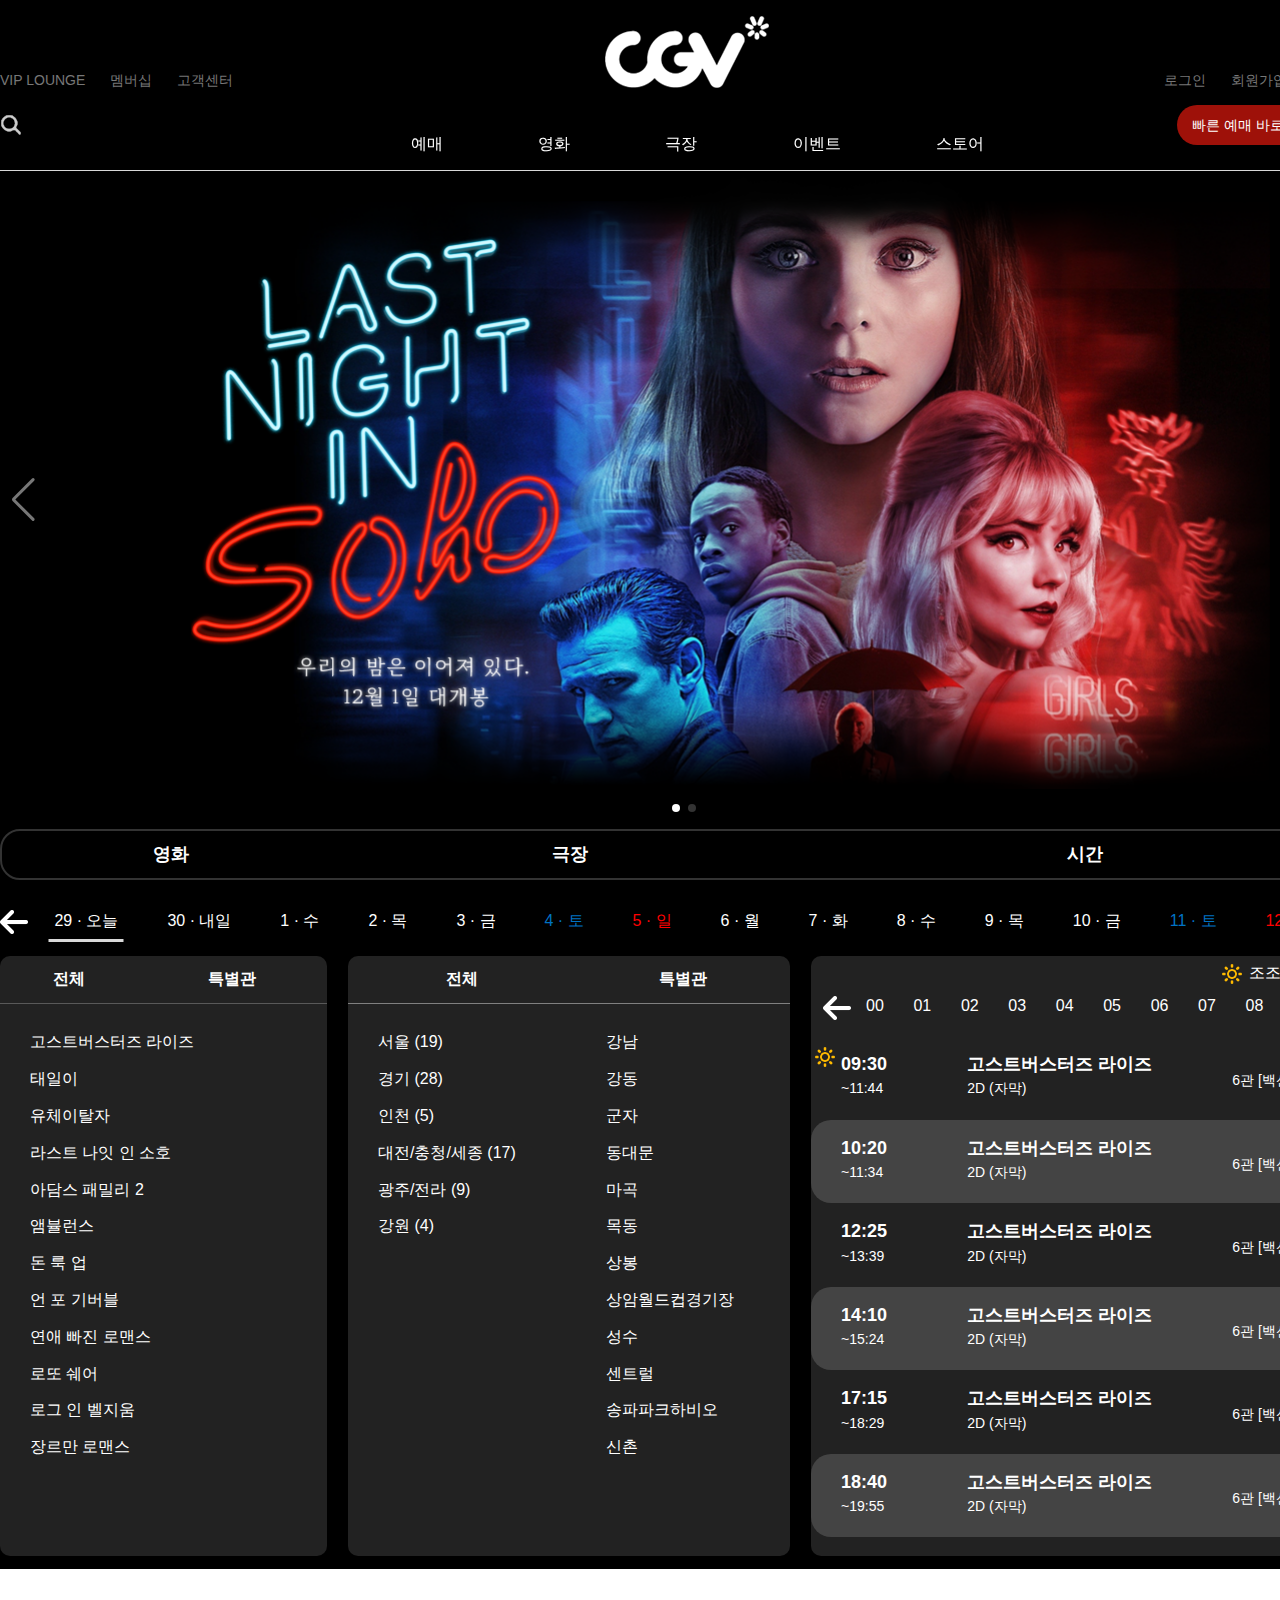
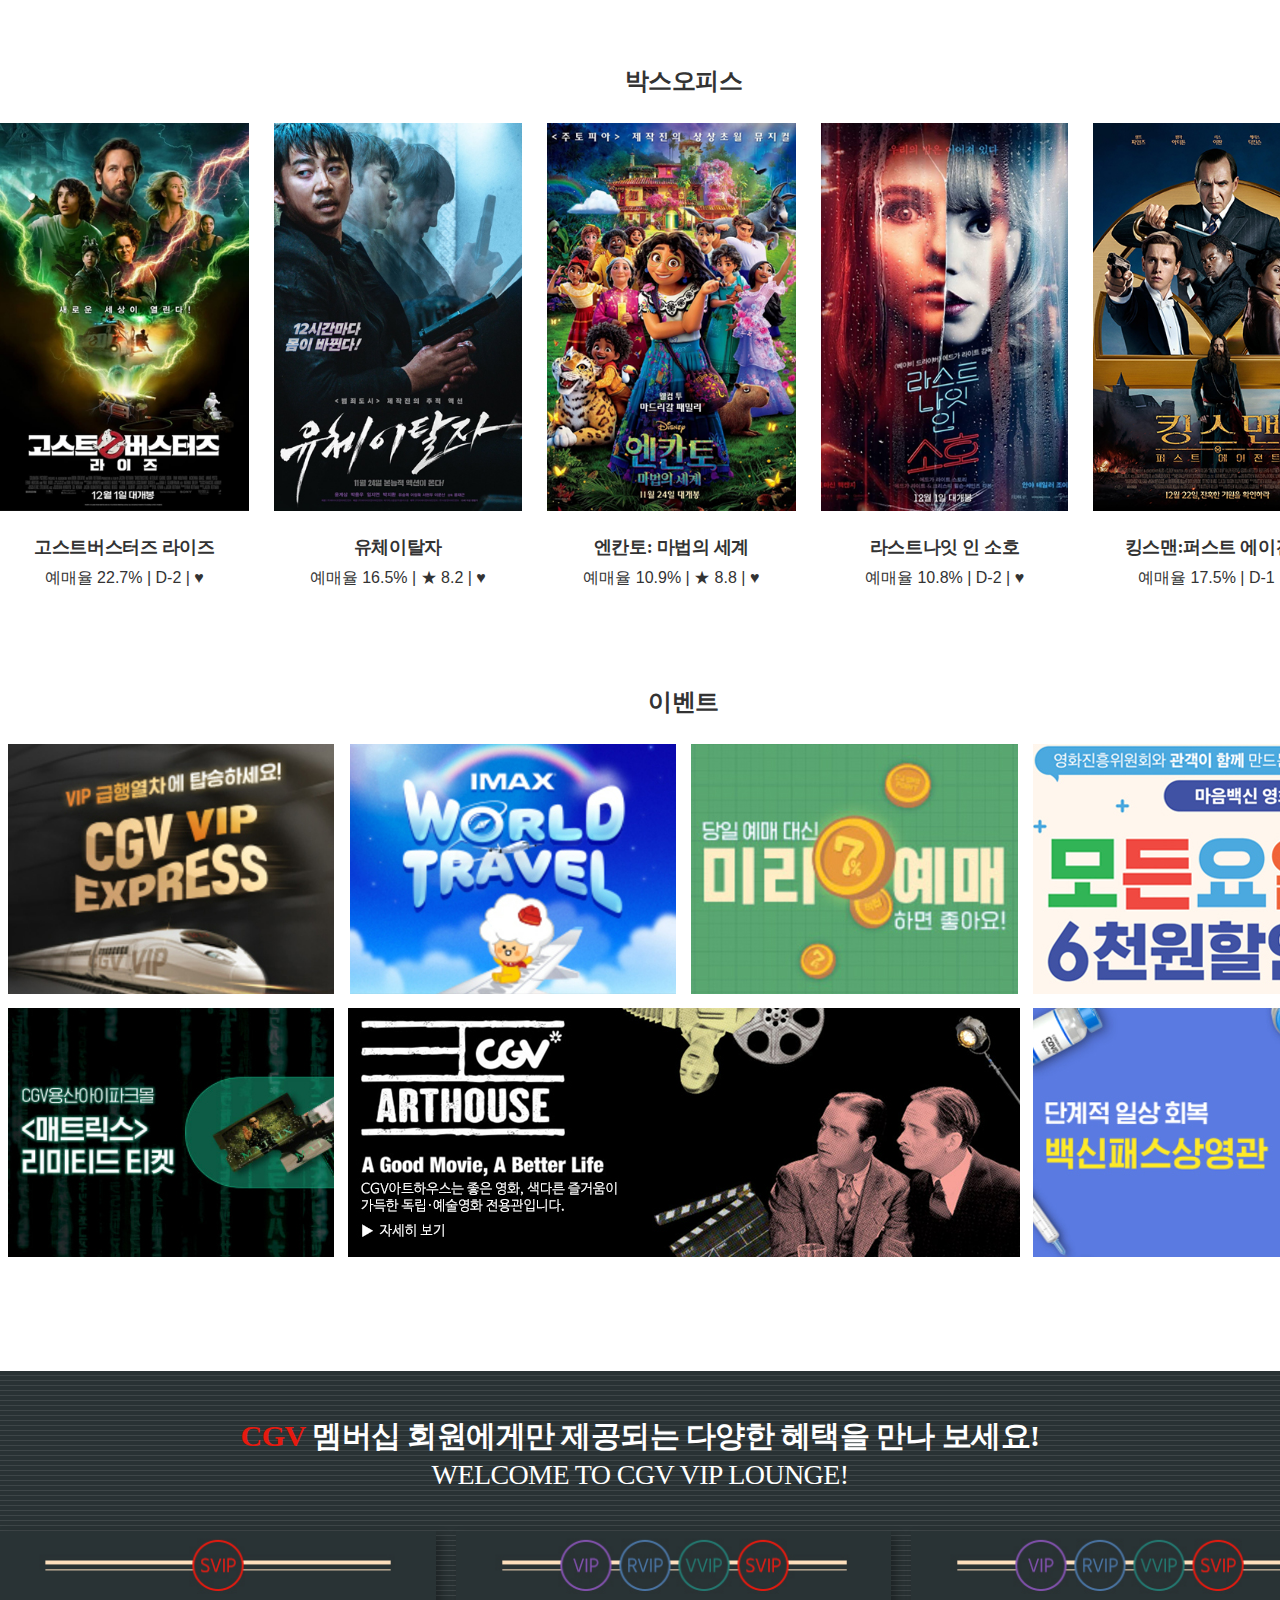
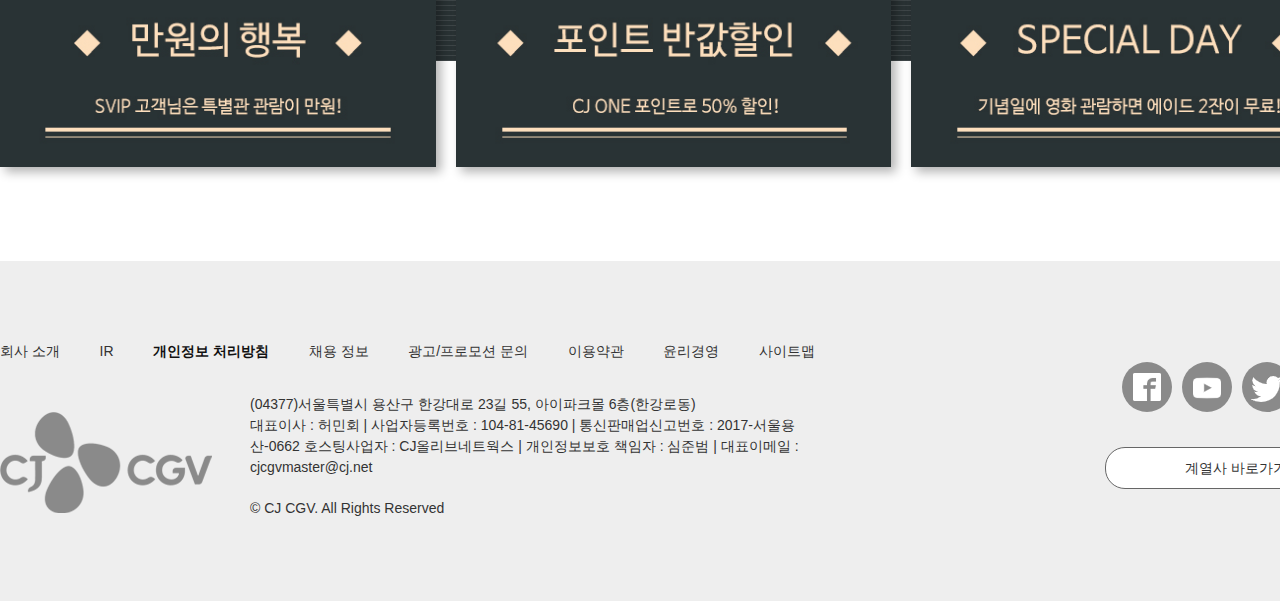
<file: index.html>
<!DOCTYPE html>
<html lang="ko">

<head>
    <meta charset="UTF-8">
    <meta http-equiv="X-UA-Compatible" content="IE=edge">
    <meta name="viewport" content="width=device-width, initial-scale=1.0">
    <title>CGV</title>
    <link rel="stylesheet" href="css/swiper.css" type="text/css">
    <link rel="stylesheet" href="css/all.css" type="text/css">
    <link rel="stylesheet" href="css/common.css" type="text/css">
    <link rel="stylesheet" href="css/main.css" type="text/css">
    <script src="https://ajax.googleapis.com/ajax/libs/jquery/3.6.0/jquery.min.js"></script>
    <script src="js/swiper.min.js"></script>
    <script src="js/default.js"></script>
    <script>
        $(function () {
            var swiper = new Swiper('.swiper-container', {
                navigation: {
                    nextEl: '.swiper-button-next',
                    prevEl: '.swiper-button-prev',
                },
                pagination: {
                    el: '.swiper-pagination',
                },
                slidesPerView: 1,
                spaceBetween: 15,
                loop: true,
                autoplay: {
                    delay: 5000,
                    disableOnInteraction: false,
                },
            });
        })
    </script>
</head>

<body>
    <div class="wrap">
        <header id="header" class="header">
            <div class="in">
                <h1 class="main_logo">
                    <a href="index.html">
                        <img src="images/logo_main.png" alt="CGV">
                    </a>
                </h1>
                <h2 class="hide">메인 네비게이션</h2>
                <nav class="nav">
                    <ul class="gnb">
                        <li>
                            <a href="#">
                                예매
                            </a>
                            <ul class="lnb">
                                <li><a href="#">빠른 예매</a></li>
                                <li><a href="sub.html">상영 시간표</a></li>
                            </ul>
                        </li>
                        <li>
                            <a href="#">
                                영화
                            </a>
                        </li>
                        <li>
                            <a href="#">
                                극장
                            </a>
                        </li>
                        <li>
                            <a href="#">
                                이벤트
                            </a>
                        </li>
                        <li>
                            <a href="#">
                                스토어
                            </a>
                        </li>
                    </ul>
                </nav>
                <div class="cl top_menu">
                    <ul class="cl left_top_list">
                        <li>
                            <a href="#">
                                VIP LOUNGE
                            </a>
                        </li>
                        <li>
                            <a href="#">
                                멤버십
                            </a>
                        </li>
                        <li>
                            <a href="#">
                                고객센터
                            </a>
                        </li>
                    </ul>
                    <ul class="cl right_top_list">
                        <li>
                            <a href="#" class="login_btn">
                                로그인
                            </a>
                        </li>
                        <li>
                            <a href="#">
                                회원가입
                            </a>
                        </li>
                        <li>
                            <a href="#">
                                MY CGV
                            </a>
                        </li>
                    </ul>
                    <div class="cl top_icon">
                        <div class="icon_search">
                            <a href="#">
                                <img src="images/top_search.png" alt="검색">
                            </a>
                        </div>
                        <div class="icon_menu">
                            <a href="#">
                                <img src="images/top_menu.png" alt="전체 메뉴">
                            </a>
                        </div>
                    </div>
                </div>
                <div class="reser_btn">
                    <a href="#">빠른 예매 바로가기</a>
                </div>
            </div>
            <div class="lnb_bg"></div>
        </header>
        <div id="visual">
            <div class="in">
                <div class="slider">
                    <div class="swiper-container">
                        <ul class="swiper-wrapper">
                            <li class="swiper-slide vis1"></li>
                            <li class="swiper-slide vis2"></li>
                        </ul>
                        <div class="swiper-pagination"></div>
                        <div class="next swiper-button-next"></div>
                        <div class="prev swiper-button-prev"></div>
                    </div>
                </div>
            </div>
        </div>
        <div id="fast_reser">
            <div class="in">
                <h2 class="reser_tit hide">
                    영화 예매하기
                </h2>
                <ul class="reser_top">
                    <li><a href="#">영화</a></li>
                    <li><a href="#">극장</a></li>
                    <li><a href="#">시간</a></li>
                </ul>
                <ul class="reser_date">
                    <li><a href="#" class="on">29 · 오늘</a></li>
                    <li><a href="#">30 · 내일</a></li>
                    <li><a href="#">1 · 수</a></li>
                    <li><a href="#">2 · 목</a></li>
                    <li><a href="#">3 · 금</a></li>
                    <li><a href="#">
                            <span class="saturday">4 · 토</span>
                        </a></li>
                    <li><a href="#">
                            <span class="sunday">5 · 일</span>
                        </a></li>
                    <li><a href="#">6 · 월</a></li>
                    <li><a href="#">7 · 화</a></li>
                    <li><a href="#">8 · 수</a></li>
                    <li><a href="#">9 · 목</a></li>
                    <li><a href="#">10 · 금</a></li>
                    <li><a href="#">
                            <span class="saturday">11 · 토</span>
                        </a></li>
                    <li><a href="#">
                            <span class="sunday">12 · 일</span>
                        </a></li>
                </ul>
                <div class="date_arrow">
                    <div class="prev_arrow">
                        <img src="images/arrow_prev.png" alt="이전 날짜로 가기">
                    </div>
                    <div class="next_arrow">
                        <img src="images/arrow_next.png" alt="다음 날짜로 가기">
                    </div>
                </div>
                <div class="table_area">
                    <table class="movie">
                        <caption class="hide">영화 선택하기</caption>
                        <thead>
                            <tr>
                                <th>전체</th>
                                <th>특별관</th>
                            </tr>
                        </thead>
                        <tfoot>
                            <tr>
                                <td colspan="2">
                                    <ul class="movie_list">
                                        <li><a href="#">고스트버스터즈 라이즈</a></li>
                                        <li><a href="#">태일이</a></li>
                                        <li><a href="#">유체이탈자</a></li>
                                        <li><a href="#">라스트 나잇 인 소호</a></li>
                                        <li><a href="#">아담스 패밀리 2</a></li>
                                        <li><a href="#">앰뷸런스</a></li>
                                        <li><a href="#">돈 룩 업</a></li>
                                        <li><a href="#">언 포 기버블</a></li>
                                        <li><a href="#">연애 빠진 로맨스</a></li>
                                        <li><a href="#">로또 쉐어</a></li>
                                        <li><a href="#">로그 인 벨지움</a></li>
                                        <li><a href="#">장르만 로맨스</a></li>
                                    </ul>
                                </td>
                            </tr>
                        </tfoot>
                    </table>
                    <table class="theater">
                        <caption class="hide">극장 선택하기</caption>
                        <thead>
                            <tr>
                                <th>전체</th>
                                <th>특별관</th>
                            </tr>
                        </thead>
                        <tfoot>
                            <tr>
                                <td>
                                    <ul class="city_list">
                                        <li><a href="#">서울 (19)</a></li>
                                        <li><a href="#">경기 (28)</a></li>
                                        <li><a href="#">인천 (5)</a></li>
                                        <li><a href="#">대전/충청/세종 (17)</a></li>
                                        <li><a href="#">광주/전라 (9)</a></li>
                                        <li><a href="#">강원 (4)</a></li>
                                    </ul>
                                </td>
                                <td>
                                    <ul class="district_list">
                                        <li><a href="#">강남</a></li>
                                        <li><a href="#">강동</a></li>
                                        <li><a href="#">군자</a></li>
                                        <li><a href="#">동대문</a></li>
                                        <li><a href="#">마곡</a></li>
                                        <li><a href="#">목동</a></li>
                                        <li><a href="#">상봉</a></li>
                                        <li><a href="#">상암월드컵경기장</a></li>
                                        <li><a href="#">성수</a></li>
                                        <li><a href="#">센트럴</a></li>
                                        <li><a href="#">송파파크하비오</a></li>
                                        <li><a href="#">신촌</a></li>
                                    </ul>
                                </td>
                            </tr>
                        </tfoot>
                    </table>
                    <table class="time">
                        <caption class="hide">시간 선택하기</caption>
                        <tr>
                            <td><img src="images/time_sun.png" alt="조조">조조</td>
                            <td><img src="images/time_moon.png" alt="심야">심야</td>
                        </tr>
                        <tr>
                            <td colspan="2">
                                <div class="time_arrow">
                                    <div class="prev_arrow">
                                        <img src="images/arrow_prev.png" alt="이전 시간 확인하기">
                                    </div>
                                    <div class="next_arrow">
                                        <img src="images/arrow_next.png" alt="다음 시간 확인하기">
                                    </div>
                                </div>
                                <ul class="time_list">
                                    <li><a href="#">00</a></li>
                                    <li><a href="#">01</a></li>
                                    <li><a href="#">02</a></li>
                                    <li><a href="#">03</a></li>
                                    <li><a href="#">04</a></li>
                                    <li><a href="#">05</a></li>
                                    <li><a href="#">06</a></li>
                                    <li><a href="#">07</a></li>
                                    <li><a href="#">08</a></li>
                                    <li><a href="#">09</a></li>
                                </ul>
                            </td>
                        </tr>
                        <tr>
                            <td colspan="2">
                                <span class="day"><img src="images/time_sun.png" alt="조조"></span>
                                <div class="select_list">
                                    <ul class="select">
                                        <li>
                                            <a href="#">
                                                09:30 <br>
                                                <span class="s">~11:44</span>
                                            </a>
                                        </li>
                                        <li>
                                            <a href="#">
                                                고스트버스터즈 라이즈 <br>
                                                <span class="s">2D (자막)</span>
                                            </a>
                                        </li>
                                        <li>
                                            <a href="#">
                                                강남 <br>
                                                6관 [백신패스관] <br>
                                                100/103
                                            </a>
                                        </li>
                                    </ul>
                                    <ul class="select">
                                        <li>
                                            <a href="#">
                                                10:20 <br>
                                                <span class="s">~11:34</span>
                                            </a>
                                        </li>
                                        <li>
                                            <a href="#">
                                                고스트버스터즈 라이즈 <br>
                                                <span class="s">2D (자막)</span>
                                            </a>
                                        </li>
                                        <li>
                                            <a href="#">
                                                강남 <br>
                                                6관 [백신패스관] <br>
                                                80/103
                                            </a>
                                        </li>
                                    </ul>
                                    <ul class="select">
                                        <li>
                                            <a href="#">
                                                12:25 <br>
                                                <span class="s">~13:39</span>
                                            </a>
                                        </li>
                                        <li>
                                            <a href="#">
                                                고스트버스터즈 라이즈 <br>
                                                <span class="s">2D (자막)</span>
                                            </a>
                                        </li>
                                        <li>
                                            <a href="#">
                                                강남 <br>
                                                6관 [백신패스관] <br>
                                                73/103
                                            </a>
                                        </li>
                                    </ul>
                                    <ul class="select">
                                        <li>
                                            <a href="#">
                                                14:10 <br>
                                                <span class="s">~15:24</span>
                                            </a>
                                        </li>
                                        <li>
                                            <a href="#">
                                                고스트버스터즈 라이즈 <br>
                                                <span class="s">2D (자막)</span>
                                            </a>
                                        </li>
                                        <li>
                                            <a href="#">
                                                강남 <br>
                                                6관 [백신패스관] <br>
                                                54/103
                                            </a>
                                        </li>
                                    </ul>
                                    <ul class="select">
                                        <li>
                                            <a href="#">
                                                17:15 <br>
                                                <span class="s">~18:29</span>
                                            </a>
                                        </li>
                                        <li>
                                            <a href="#">
                                                고스트버스터즈 라이즈 <br>
                                                <span class="s">2D (자막)</span>
                                            </a>
                                        </li>
                                        <li>
                                            <a href="#">
                                                강남 <br>
                                                6관 [백신패스관] <br>
                                                60/103
                                            </a>
                                        </li>
                                    </ul>
                                    <ul class="select">
                                        <li>
                                            <a href="#">
                                                18:40 <br>
                                                <span class="s">~19:55</span>
                                            </a>
                                        </li>
                                        <li>
                                            <a href="#">
                                                고스트버스터즈 라이즈 <br>
                                                <span class="s">2D (자막)</span>
                                            </a>
                                        </li>
                                        <li>
                                            <a href="#">
                                                강남 <br>
                                                6관 [백신패스관] <br>
                                                71/103
                                            </a>
                                        </li>
                                    </ul>
                                </div>
                            </td>
                        </tr>
                    </table>
                </div>
            </div>
        </div>
        <main id="main">
            <section class="section movies">
                <div class="in">
                    <h2 class="movie_tit">
                        박스오피스
                    </h2>
                    <ul class="movie_list">
                        <li>
                            <div class="pic">
                                <img src="images/poster_1.jpg" alt="고스트버스터즈 라이즈">
                            </div>
                            <div class="mask">
                                <div class="txt">
                                    할아버지의 갑작스런 죽음으로 이사하게 된 ‘트레버’, ‘피비’ 남매는 남겨진 집에서 의문의 현상과 수상한 물건들과 마주한다. 집뿐 아니라 마을 전체가
                                    설명할 수 없는 미스터리한 현상이 연이어 발생하는 가운데, 교사로 위장 취업한 지질학자 '그루버슨'과 이들은 세상의 종말과 관련된 비밀을 쫓기
                                    시작하는데…
                                </div>
                            </div>
                            <div class="info">
                                <h3 class="title">
                                    <a href="#">
                                        고스트버스터즈 라이즈
                                    </a>
                                </h3>
                                <p>예매율 22.7% | D-2 |
                                    <a class="heart" href="#">♥</a>
                                </p>
                            </div>
                        </li>
                        <li>
                            <div class="pic">
                                <img src="images/poster_2.jpg" alt="유체이탈자">
                            </div>
                            <div class="mask">
                                <div class="txt">
                                    교통사고 현장에서 눈을 뜬 한 남자. 거울에 비친 낯선 얼굴과 이름, 자신이 누구인지 기억이 나지 않는다.
                                    그는 12시간마다 몸이 바뀐다는 것을 깨닫게 되고, 자신을 둘러싼 사람들 사이의 연결고리를 찾기 시작한다. 그가 12시간마다 몸이 바뀌었던 사람들,
                                    가는 곳마다 나타난 의문의 여자까지, 그리고 이들이 쫓고 있는 국가정보요원 ‘강이안’. “이제 알게 됐어. 내가 뭘 해야 되는지...”
                                </div>
                            </div>
                            <div class="info">
                                <h3 class="title">
                                    <a href="#">
                                        유체이탈자
                                    </a>
                                </h3>
                                <p>예매율 16.5% | ★ 8.2 |
                                    <a class="heart" href="#">♥</a>
                                </p>
                            </div>
                        </li>
                        <li>
                            <div class="pic">
                                <img src="images/poster_3.jpg" alt="엔칸토: 마법의 세계">
                            </div>
                            <div class="mask">
                                <div class="txt">
                                    콜롬비아의 깊은 산 속, 놀라운 마법과 활기찬 매력이 넘치는 세계 ‘엔칸토’.
                                    ‘엔칸토’의 마법 덕분에 초인적 힘, 치유하는 힘 등 저마다 특별한 능력을 가지고 태어난 마드리갈 패밀리. 하지만 ‘미라벨’은 가족 중 유일하게 아무런
                                    능력이 없다. 어느 날,
                                    ‘엔칸토’를 둘러싼 마법의 힘이 위험에 처하자 ‘미라벨’은 유일하게 평범한 자신이 특별한 이 가족의 마지막 희망일지 모른다고 생각하는데..
                                </div>
                            </div>
                            <div class="info">
                                <h3 class="title">
                                    <a href="#">
                                        엔칸토: 마법의 세계
                                    </a>
                                </h3>
                                <p>예매율 10.9% | ★ 8.8 |
                                    <a class="heart" href="#">♥</a>
                                </p>
                            </div>
                        </li>
                        <li>
                            <div class="pic">
                                <img src="images/poster_4.jpg" alt="라스트 나잇 인 소호">
                            </div>
                            <div class="mask">
                                <div class="txt">
                                    패션 디자이너의 꿈을 안고 런던 소호로 온 ‘엘리’는 매일 밤 꿈에서 1960년대 소호의 매혹적인 가수 ‘샌디’를 만나게 되고, 그녀에게 매료된다.
                                    ‘엘리’는 ‘샌디’에게 화려한 삶이 펼쳐질 것이라 생각했지만 꿈은 점점 악몽이 되어가고 ‘샌디’는 누군가에게 살해당하고 만다. 유일한 목격자가 된
                                    ‘엘리’다. ‘샌디’를 죽인 범인은 ‘엘리’의 시간 속에 살고 있다.
                                </div>
                            </div>
                            <div class="info">
                                <h3 class="title">
                                    <a href="#">
                                        라스트나잇 인 소호
                                    </a>
                                </h3>
                                <p>예매율 10.8% | D-2 |
                                    <a class="heart" href="#">♥</a>
                                </p>
                            </div>
                        </li>
                        <li>
                            <div class="pic">
                                <img src="images/poster_5.jpg" alt="킹스맨:퍼스트 에이전트">
                            </div>
                            <div class="mask">
                                <div class="txt">
                                    역사상 최악의 폭군들과 범죄자들이 모여 수백만 명의 생명을 위협할 전쟁을 모의하는 광기의 시대. 이들을 막으려는 한 사람과 그가 비밀리에 운영 중인
                                    독립 정보기관, ‘킹스맨’의 최초 미션이 시작된다! 베일에 감춰졌던 킹스맨의 탄생을 목격하라!
                                </div>
                            </div>
                            <div class="info">
                                <h3 class="title">
                                    <a href="#">
                                        킹스맨:퍼스트 에이전트
                                    </a>
                                </h3>
                                <p>예매율 17.5% | D-1 |
                                    <a class="heart" href="#">♥</a>
                                </p>
                            </div>
                        </li>
                    </ul>
                </div>
            </section>
            <section class="section event">
                <div class="in">
                    <h2 class="movie_tit">
                        이벤트
                    </h2>
                    <ul class="event_list">
                        <li>
                            <a href="#">
                                <img src="images/event_1.jpg" alt="CGV VIP EXPRESS">
                            </a>
                        </li>
                        <li>
                            <a href="#">
                                <img src="images/event_2.jpg" alt="IMAX WORLD TRAVEL">
                            </a>
                        </li>
                        <li>
                            <a href="#">
                                <img src="images/event_3.jpg" alt="당일 예매 대신 미리 예매하면 좋아요!">
                            </a>
                        </li>
                        <li>
                            <a href="#">
                                <img src="images/event_4.jpg" alt="모든 요일 6천원 할인!">
                            </a>
                        </li>
                        <li>
                            <a href="#">
                                <img src="images/event_5.jpg" alt="CGV 용산 아이파크몰 매트릭스 리미티드 티켓">
                            </a>
                        </li>
                        <li>
                            <a href="#">
                                <img src="images/event_6.jpg" alt="CGV ART HOUSE, A GOOD MOVIE">
                            </a>
                        </li>
                        <li>
                            <a href="#">
                                <img src="images/event_7.jpg" alt="단계적 일상 회복, 백신패스상영관">
                            </a>
                        </li>
                    </ul>
                </div>
            </section>
            <section class="section member">
                <h2 class="movie_tit">
                    <span class="red">CGV</span>
                    멤버십 회원에게만 제공되는 다양한 혜택을 만나 보세요! <br>
                    <span class="light">WELCOME TO CGV VIP LOUNGE!</span>
                </h2>
                <div class="in">
                    <ul class="member_list">
                        <li>
                            <a href="#">
                                <img src="images/member_1.jpg" alt="만원의 행복! SVIP 고객님은 특별관 관람이 만원!">
                            </a>
                        </li>
                        <li>
                            <a href="#">
                                <img src="images/member_2.jpg" alt="포인트 반값 할인! CJ ONE 포인트로 50% 할인!">
                            </a>
                        </li>
                        <li>
                            <a href="#">
                                <img src="images/member_3.jpg" alt="스페셜 데이! 기념일에 영화 관람하면 에이드 2잔이 무료!">
                            </a>
                        </li>
                    </ul>
                </div>
            </section>
        </main>
        <footer id="footer">
            <div class="in">
                <div class="footer_top">
                    <ul class="top_list">
                        <li><a href="#">회사 소개</a></li>
                        <li><a href="#">IR</a></li>
                        <li><a href="#"><span class="impor">개인정보 처리방침</span></a></li>
                        <li><a href="#">채용 정보</a></li>
                        <li><a href="#">광고/프로모션 문의</a></li>
                        <li><a href="#">이용약관</a></li>
                        <li><a href="#">윤리경영</a></li>
                        <li><a href="#">사이트맵</a></li>
                    </ul>
                </div>
                <div class="cl footer_right">
                    <ul class="social_list">
                        <li>
                            <a href="#">
                                <img src="images/social_facebook.png" alt="facebook">
                            </a>
                        </li>
                        <li>
                            <a href="#">
                                <img src="images/social_youtube.png" alt="youtube">
                            </a>
                        </li>
                        <li>
                            <a href="#">
                                <img src="images/social_twitter.png" alt="twitter">
                            </a>
                        </li>
                        <li>
                            <a href="#">
                                <img src="images/social_instagram.png" alt="instagram">
                            </a>
                        </li>
                    </ul>
                    <div class="partner_site">
                        <div class="partner_menu">
                            <ul class="partner_list">
                                <li>CJ그룹</li>
                                <li><a href="#">CJ주식회사</a></li>
                            </ul>
                            <ul class="partner_list">
                                <li>식품 & 식품서비스</li>
                                <li><a href="#">CJ제일제당</a></li>
                                <li><a href="#">CJ푸드빌</a></li>
                                <li><a href="#">CJ프레시웨이</a></li>
                            </ul>
                            <ul class="partner_list">
                                <li>생명공학</li>
                                <li><a href="#">CJ제일제당 BIO사업부문</a></li>
                                <li><a href="#">CJ Feed&Card</a></li>
                            </ul>
                            <ul class="partner_list">
                                <li>물류 & 신유통</li>
                                <li><a href="#">CJ대한통운</a></li>
                                <li><a href="#">CJ대한통운 건설부문</a></li>
                                <li><a href="#">CJ올리브영</a></li>
                                <li><a href="#">CJ올리브네트웍스</a></li>
                                <li><a href="#">CJENM 커머스부문</a></li>
                            </ul>
                            <ul class="partner_list">
                                <li>엔터테인먼트 & 미디어</li>
                                <li><a href="#">CJENM 엔터테인먼트</a></li>
                                <li><a href="#">CJ CGV</a></li>
                            </ul>
                        </div>
                        <div class="partner_btn">
                            계열사 바로가기
                        </div>
                    </div>
                </div>
                <div class="footer_bottom">
                    <div class="footer_logo">
                        <img src="images/logo_footer.png" alt="CJ CGV">
                    </div>
                    <div class="footer_txt">
                        <p class="txt">(04377)서울특별시 용산구 한강대로 23길 55, 아이파크몰 6층(한강로동) <br>
                            대표이사 : 허민회 | 사업자등록번호 : 104-81-45690 | 통신판매업신고번호 : 2017-서울용산-0662
                            호스팅사업자 : CJ올리브네트웍스 | 개인정보보호 책임자 : 심준범 | 대표이메일 : cjcgvmaster@cj.net
                        </p>
                        <p class="copyright">&copy; CJ CGV. All Rights Reserved</p>
                    </div>
                </div>
            </div>
        </footer>
    </div>
    <div id="login_mask">
        <form>
            <div class="login_popup">
                <div class="login_tit">로그인</div>
                <div class="close_btn">
                    <img src="images/btn_close.png" alt="닫기 버튼">
                </div>
                <div class="form_area">
                    <ul>
                        <li>
                            <label for="user_id" class="hide">아이디를 입력하세요.</label>
                            <input type="text" id="user_id" class="text" placeholder="아이디">
                        </li>
                        <li>
                            <label for="user_pw" class="hide">패스워드를 입력하세요.</label>
                            <input type="password" id="user_pw" class="text" placeholder="비밀번호">
                        </li>
                    </ul>
                    <div class="info_save">
                        <label>
                            <input type="checkbox" class="check_box" name="chk">아이디 저장
                        </label>
                    </div>
                    <div class="ad">
                        <a href="#" class="ad_txt">휴대폰 간편 로그인</a>
                        <div class="ad_btn">광고</div>
                    </div>
                    <div class="send_btn_area">
                        <button type="submit" class="send_btn">로그인</button>
                    </div>
                    <div class="find_join">
                        <ul>
                            <li>
                                <a href="#">
                                    ID/PW 찾기
                                </a>
                            </li>
                            <li>
                                <a href="#">
                                    회원가입
                                </a>
                            </li>
                        </ul>
                    </div>
                </div>
                <!--form_area end-->
                <div class="ad_img">
                    <img src="images/login_ad.jpg" alt="다가오는 크리스마스는 좋아하는 영화와 함께!">
                </div>
            </div>
        </form>
    </div>
    <div class="top"><i class="fas fa-sort-up"></i></div>
</body>

</html>
</file>
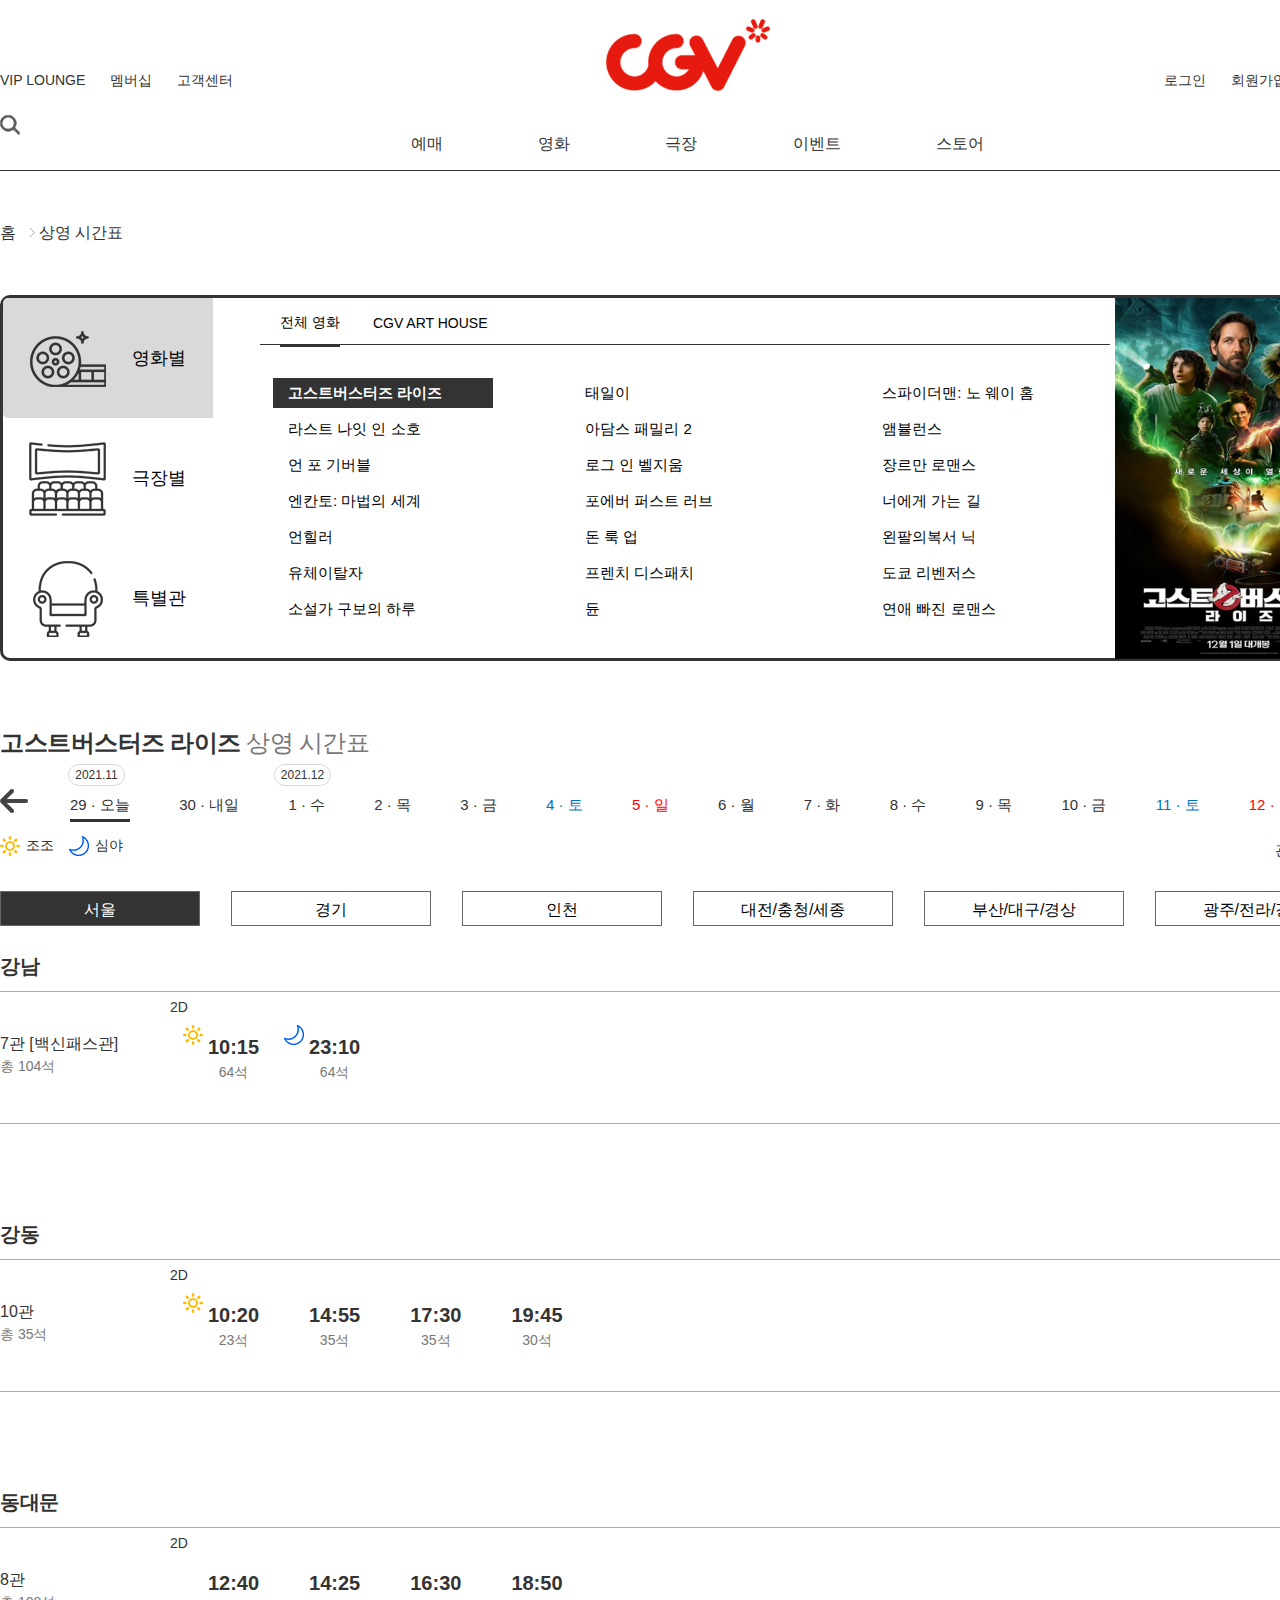
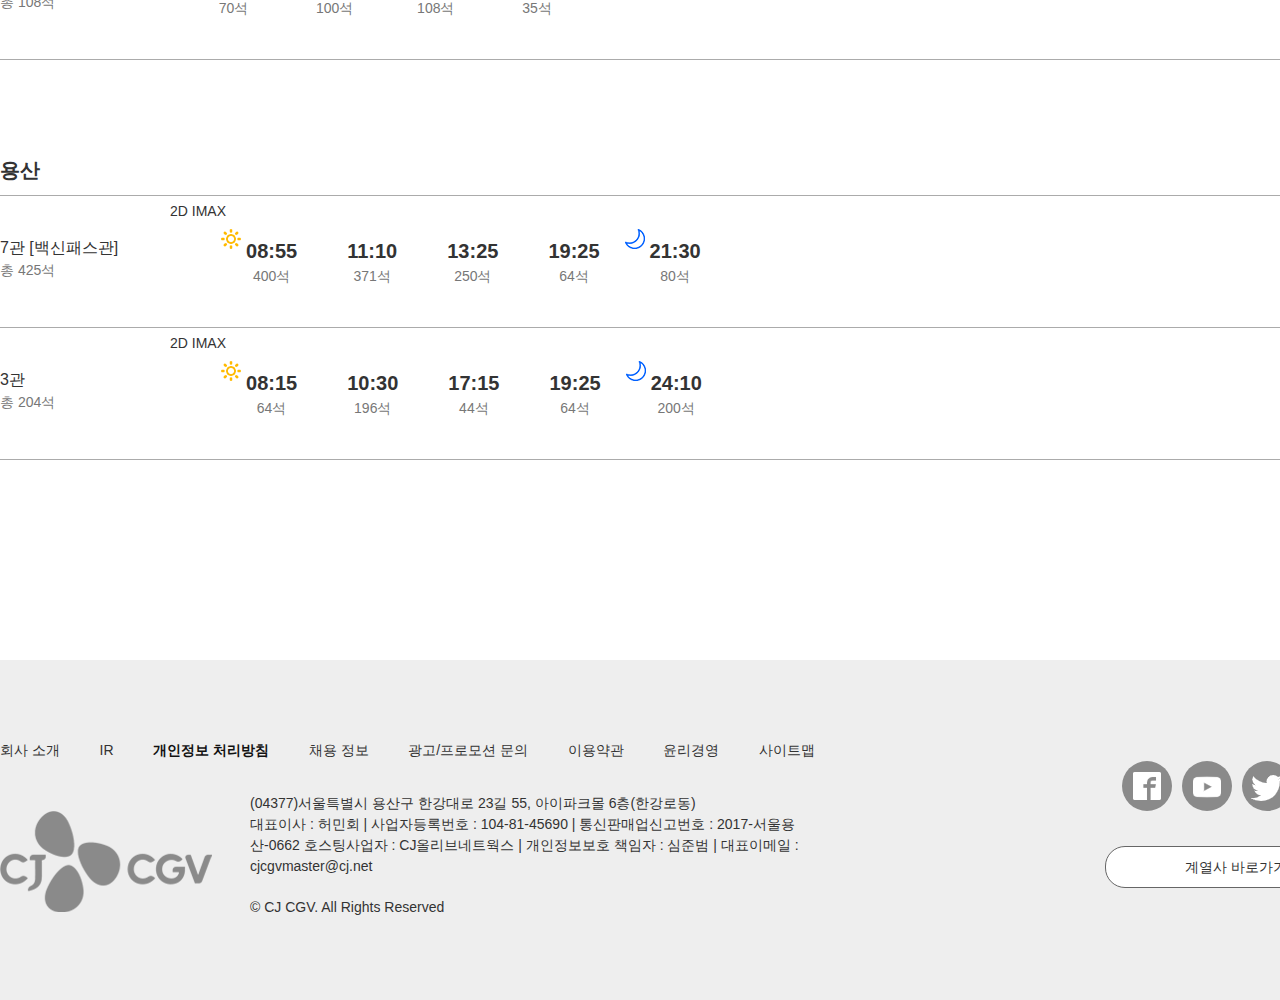
<file: sub.html>
<!DOCTYPE html>
<html lang="ko">

<head>
    <meta charset="UTF-8">
    <meta http-equiv="X-UA-Compatible" content="IE=edge">
    <meta name="viewport" content="width=device-width, initial-scale=1.0">
    <title>CGV_상영 시간표</title>
    <link rel="stylesheet" href="css/all.css" type="text/css">
    <link rel="stylesheet" href="css/common.css" type="text/css">
    <link rel="stylesheet" href="css/sub.css" type="text/css">
    <script src="https://ajax.googleapis.com/ajax/libs/jquery/3.6.0/jquery.min.js"></script>
    <script src="js/default.js"></script>
</head>

<body>
    <div class="wrap">
        <header id="header" class="header header_sub">
            <div class="in">
                <h1 class="main_logo">
                    <a href="index.html">
                        <img src="images/logo_sub.png" alt="CGV">
                    </a>
                </h1>
                <h2 class="hide">메인 네비게이션</h2>
                <nav class="nav">
                    <ul class="gnb">
                        <li>
                            <a href="#">
                                예매
                            </a>
                            <ul class="lnb lnb_sub">
                                <li><a href="#">빠른 예매</a></li>
                                <li><a href="#">상영 시간표</a></li>
                            </ul>
                        </li>
                        <li>
                            <a href="#">
                                영화
                            </a>
                        </li>
                        <li>
                            <a href="#">
                                극장
                            </a>
                        </li>
                        <li>
                            <a href="#">
                                이벤트
                            </a>
                        </li>
                        <li>
                            <a href="#">
                                스토어
                            </a>
                        </li>
                    </ul>
                </nav>
                <div class="cl top_menu top_menu_sub">
                    <ul class="cl left_top_list left_top_list_sub">
                        <li>
                            <a href="#">
                                VIP LOUNGE
                            </a>
                        </li>
                        <li>
                            <a href="#">
                                멤버십
                            </a>
                        </li>
                        <li>
                            <a href="#">
                                고객센터
                            </a>
                        </li>
                    </ul>
                    <ul class="cl right_top_list right_top_list_sub">
                        <li>
                            <a href="#" class="login_btn">
                                로그인
                            </a>
                        </li>
                        <li>
                            <a href="#">
                                회원가입
                            </a>
                        </li>
                        <li>
                            <a href="#">
                                MY CGV
                            </a>
                        </li>
                    </ul>
                    <div class="cl top_icon">
                        <div class="icon_search">
                            <a href="#">
                                <img src="images/top_search_g.png" alt="검색">
                            </a>
                        </div>
                        <div class="icon_menu">
                            <a href="#">
                                <img src="images/top_menu_g.png" alt="전체 메뉴">
                            </a>
                        </div>
                    </div>
                </div>
            </div>
            <div class="lnb_bg lnb_bg_sub"></div>
        </header>
        <main id="main">
            <div class="in">
                <div class="location">
                    <ul>
                        <li>
                            <a href="index.html">홈</a>
                        </li>
                        <li>
                            <a href="sub.html">상영 시간표</a>
                        </li>
                    </ul>
                </div>
                <div class="time_table_page">
                    <div class="movie_choice_area">
                        <div class="tab_left_area">
                            <ul>
                                <li>
                                    <button type="button" class="btn on">
                                        <img src="images/choice-movie.png" alt="영화별">
                                        영화별
                                    </button>
                                </li>
                                <li>
                                    <button type="button" class="btn">
                                        <img src="images/choice-theater.png" alt="극장별">
                                        극장별
                                    </button>
                                </li>
                                <li>
                                    <button type="button" class="btn">
                                        <img src="images/choice-special.png" alt="특별관">
                                        특별관
                                    </button>
                                </li>
                            </ul>
                        </div>
                        <div class="tab_list_area">
                            <div class="tab_list">
                                <ul>
                                    <li>
                                        <button type="button" class="btn on">
                                            전체 영화
                                        </button>
                                    </li>
                                    <li>
                                        <button type="button" class="btn">
                                            CGV ART HOUSE
                                        </button>
                                    </li>
                                </ul>
                            </div>
                            <div class="list_section">
                                <ul class="list">
                                    <li>
                                        <button type="button" class="btn on">
                                            고스트버스터즈 라이즈
                                        </button>
                                    </li>
                                    <li>
                                        <button type="button" class="btn">
                                            태일이
                                        </button>
                                    </li>
                                    <li>
                                        <button type="button" class="btn">
                                            스파이더맨: 노 웨이 홈
                                        </button>
                                    </li>
                                    <li>
                                        <button type="button" class="btn">
                                            라스트 나잇 인 소호
                                        </button>
                                    </li>
                                    <li>
                                        <button type="button" class="btn">
                                            아담스 패밀리 2
                                        </button>
                                    </li>
                                    <li>
                                        <button type="button" class="btn">
                                            앰뷸런스
                                        </button>
                                    </li>
                                    <li>
                                        <button type="button" class="btn">
                                            언 포 기버블
                                        </button>
                                    </li>
                                    <li>
                                        <button type="button" class="btn">
                                            로그 인 벨지움
                                        </button>
                                    </li>
                                    <li>
                                        <button type="button" class="btn">
                                            장르만 로맨스
                                        </button>
                                    </li>
                                    <li>
                                        <button type="button" class="btn">
                                            엔칸토: 마법의 세계
                                        </button>
                                    </li>
                                    <li>
                                        <button type="button" class="btn">
                                            포에버 퍼스트 러브
                                        </button>
                                    </li>
                                    <li>
                                        <button type="button" class="btn">
                                            너에게 가는 길
                                        </button>
                                    </li>
                                    <li>
                                        <button type="button" class="btn">
                                            언힐러
                                        </button>
                                    </li>
                                    <li>
                                        <button type="button" class="btn">
                                            돈 룩 업
                                        </button>
                                    </li>
                                    <li>
                                        <button type="button" class="btn">
                                            왼팔의복서 닉
                                        </button>
                                    </li>
                                    <li>
                                        <button type="button" class="btn">
                                            유체이탈자
                                        </button>
                                    </li>
                                    <li>
                                        <button type="button" class="btn">
                                            프렌치 디스패치
                                        </button>
                                    </li>
                                    <li>
                                        <button type="button" class="btn">
                                            도쿄 리벤저스
                                        </button>
                                    </li>
                                    <li>
                                        <button type="button" class="btn">
                                            소설가 구보의 하루
                                        </button>
                                    </li>
                                    <li>
                                        <button type="button" class="btn">
                                            듄
                                        </button>
                                    </li>
                                    <li>
                                        <button type="button" class="btn">
                                            연애 빠진 로맨스
                                        </button>
                                    </li>
                                    <li>
                                        <button type="button" class="btn">
                                            티탄
                                        </button>
                                    </li>
                                    <li>
                                        <button type="button" class="btn">
                                            이터널스
                                        </button>
                                    </li>
                                    <li>
                                        <button type="button" class="btn">
                                            해피 아워
                                        </button>
                                    </li>
                                    <li>
                                        <button type="button" class="btn">
                                            킹메이커
                                        </button>
                                    </li>
                                    <li>
                                        <button type="button" class="btn">
                                            레토
                                        </button>
                                    </li>
                                    <li>
                                        <button type="button" class="btn">
                                            베네데타
                                        </button>
                                    </li>
                                    <li>
                                        <button type="button" class="btn">
                                            마이 뉴욕 다이어리
                                        </button>
                                    </li>
                                    <li>
                                        <button type="button" class="btn">
                                            스파이 캣
                                        </button>
                                    </li>
                                    <li>
                                        <button type="button" class="btn">
                                            퍼스트 카우
                                        </button>
                                    </li>
                                    <li>
                                        <button type="button" class="btn">
                                            어나더 라운드
                                        </button>
                                    </li>
                                    <li>
                                        <button type="button" class="btn">
                                            뷰티풀 보이
                                        </button>
                                    </li>
                                    <li>
                                        <button type="button" class="btn">
                                            킬링카인드:킬러의 수제자
                                        </button>
                                    </li>
                                </ul>
                            </div>
                        </div>
                        <div class="poster_section">
                            <div class="pic">
                                <img src="images/poster_1.jpg" alt="고스트버스터즈 라이즈">
                            </div>
                        </div>
                    </div>
                    <div class="tit">
                        <h2>고스트버스터즈 라이즈 <span class="tit_gray">상영 시간표</span></h2>
                    </div>
                    <div class="year_area">
                        <div class="year">2021.11</div>
                        <div class="year">2021.12</div>
                    </div>
                    <div class="time_schedule">
                        <ul>
                            <li><a href="#" class="on">29 · 오늘</a></li>
                            <li><a href="#">30 · 내일</a></li>
                            <li><a href="#">1 · 수</a></li>
                            <li><a href="#">2 · 목</a></li>
                            <li><a href="#">3 · 금</a></li>
                            <li><a href="#">
                                    <span class="saturday">4 · 토</span>
                                </a></li>
                            <li><a href="#">
                                    <span class="sunday">5 · 일</span>
                                </a></li>
                            <li><a href="#">6 · 월</a></li>
                            <li><a href="#">7 · 화</a></li>
                            <li><a href="#">8 · 수</a></li>
                            <li><a href="#">9 · 목</a></li>
                            <li><a href="#">10 · 금</a></li>
                            <li><a href="#">
                                    <span class="saturday">11 · 토</span>
                                </a></li>
                            <li><a href="#">
                                    <span class="sunday">12 · 일</span>
                                </a></li>
                        </ul>
                        <div class="date_arrow">
                            <div class="prev_arrow">
                                <img src="images/arrow_prev_g.png" alt="이전 날짜로 가기">
                            </div>
                            <div class="next_arrow">
                                <img src="images/arrow_next_g.png" alt="다음 날짜로 가기">
                            </div>
                        </div>
                    </div>
                    <div class="movie_option">
                        <ul>
                            <li>
                                <img src="images/time_sun.png" alt="조조">
                                조조
                            </li>
                            <li>
                                <img src="images/time_moon.png" alt="심야">
                                심야
                            </li>
                        </ul>
                    </div>
                    <div class="movie_age">
                        <a href="#">
                            관람 등급 안내
                        </a>
                    </div>
                </div>
                <!--time_table_page end-->
                <div class="theater_list_box">
                    <div class="tab_block">
                        <ul class="tab_block_list">
                            <li>
                                <button type="button" class="btn on">서울</button>
                            </li>
                            <li>
                                <button type="button" class="btn">경기</button>
                            </li>
                            <li>
                                <button type="button" class="btn">인천</button>
                            </li>
                            <li>
                                <button type="button" class="btn">대전/충청/세종</button>
                            </li>
                            <li>
                                <button type="button" class="btn">부산/대구/경상</button>
                            </li>
                            <li>
                                <button type="button" class="btn">광주/전라/강원</button>
                            </li>
                        </ul>
                    </div>
                    <div class="theater_list">
                        <div class="theater_area">
                            <h3>강남</h3>
                        </div>
                        <div class="theater_detail">
                            <div class="theater_type">
                                <p class="name">7관 [백신패스관]</p>
                                <p class="chair">총 104석</p>
                            </div>
                            <div class="theater_time">
                                <div class="theater_type_s">2D</div>
                                <div class="theater_time_box">
                                    <ul class="time_list">
                                        <li class="time_box">
                                            <img src="images/time_sun.png" alt="조조">
                                            <p class="time">10:15</p>
                                            <p class="chair">64석</p>
                                        </li>
                                        <li class="time_box">
                                            <img src="images/time_moon.png" alt="심야">
                                            <p class="time">23:10</p>
                                            <p class="chair">64석</p>
                                        </li>
                                    </ul>
                                </div>
                            </div>
                        </div>
                    </div>
                    <!--theater_list1 end-->
                    <div class="theater_list">
                        <div class="theater_area">
                            <h3>강동</h3>
                        </div>
                        <div class="theater_detail">
                            <div class="theater_type">
                                <p class="name">10관</p>
                                <p class="chair">총 35석</p>
                            </div>
                            <div class="theater_time">
                                <div class="theater_type_s">2D</div>
                                <div class="theater_time_box">
                                    <ul class="time_list">
                                        <li>
                                            <img src="images/time_sun.png" alt="조조">
                                            <p class="time">10:20</p>
                                            <p class="chair">23석</p>
                                        </li>
                                        <li>
                                            <p class="time">14:55</p>
                                            <p class="chair">35석</p>
                                        </li>
                                        <li>
                                            <p class="time">17:30</p>
                                            <p class="chair">35석</p>
                                        </li>
                                        <li>
                                            <p class="time">19:45</p>
                                            <p class="chair">30석</p>
                                        </li>
                                    </ul>
                                </div>
                            </div>
                        </div>
                    </div>
                    <!--theater_list2 end-->
                    <div class="theater_list">
                        <div class="theater_area">
                            <h3>동대문</h3>
                        </div>
                        <div class="theater_detail">
                            <div class="theater_type">
                                <p class="name">8관</p>
                                <p class="chair">총 108석</p>
                            </div>
                            <div class="theater_time">
                                <div class="theater_type_s">2D</div>
                                <div class="theater_time_box">
                                    <ul class="time_list">
                                        <li>
                                            <p class="time">12:40</p>
                                            <p class="chair">70석</p>
                                        </li>
                                        <li>
                                            <p class="time">14:25</p>
                                            <p class="chair">100석</p>
                                        </li>
                                        <li>
                                            <p class="time">16:30</p>
                                            <p class="chair">108석</p>
                                        </li>
                                        <li>
                                            <p class="time">18:50</p>
                                            <p class="chair">35석</p>
                                        </li>
                                    </ul>
                                </div>
                            </div>
                        </div>
                    </div>
                    <!--theater_list3 end-->
                    <div class="theater_list">
                        <div class="theater_area">
                            <h3>용산</h3>
                        </div>
                        <div class="theater_detail">
                            <div class="theater_type">
                                <p class="name">7관 [백신패스관]</p>
                                <p class="chair">총 425석</p>
                            </div>
                            <div class="theater_time">
                                <div class="theater_type_s">2D IMAX</div>
                                <div class="theater_time_box">
                                    <ul class="time_list">
                                        <li>
                                            <img src="images/time_sun.png" alt="조조">
                                            <p class="time">08:55</p>
                                            <p class="chair">400석</p>
                                        </li>
                                        <li>
                                            <p class="time">11:10</p>
                                            <p class="chair">371석</p>
                                        </li>
                                        <li>
                                            <p class="time">13:25</p>
                                            <p class="chair">250석</p>
                                        </li>
                                        <li>
                                            <p class="time">19:25</p>
                                            <p class="chair">64석</p>
                                        </li>
                                        <li>
                                            <img src="images/time_moon.png" alt="심야">
                                            <p class="time">21:30</p>
                                            <p class="chair">80석</p>
                                        </li>
                                    </ul>
                                </div>
                            </div>
                        </div>
                    </div>
                    <!--theater_list4 end-->
                    <div class="theater_list">
                        <div class="theater_detail last">
                            <div class="theater_type">
                                <p class="name">3관</p>
                                <p class="chair">총 204석</p>
                            </div>
                            <div class="theater_time">
                                <div class="theater_type_s">2D IMAX</div>
                                <div class="theater_time_box">
                                    <ul class="time_list">
                                        <li>
                                            <img src="images/time_sun.png" alt="조조">
                                            <p class="time">08:15</p>
                                            <p class="chair">64석</p>
                                        </li>
                                        <li>
                                            <p class="time">10:30</p>
                                            <p class="chair">196석</p>
                                        </li>
                                        <li>
                                            <p class="time">17:15</p>
                                            <p class="chair">44석</p>
                                        </li>
                                        <li>
                                            <p class="time">19:25</p>
                                            <p class="chair">64석</p>
                                        </li>
                                        <li>
                                            <img src="images/time_moon.png" alt="심야">
                                            <p class="time">24:10</p>
                                            <p class="chair">200석</p>
                                        </li>
                                    </ul>
                                </div>
                            </div>
                        </div>
                    </div>
                    <!--theater_list5 end-->
                </div>
                <!--theater_list_box enb-->
            </div>
            <!--in end-->
        </main>
        <footer id="footer">
            <div class="in">
                <div class="footer_top">
                    <ul class="top_list">
                        <li><a href="#">회사 소개</a></li>
                        <li><a href="#">IR</a></li>
                        <li><a href="#"><span class="impor">개인정보 처리방침</span></a></li>
                        <li><a href="#">채용 정보</a></li>
                        <li><a href="#">광고/프로모션 문의</a></li>
                        <li><a href="#">이용약관</a></li>
                        <li><a href="#">윤리경영</a></li>
                        <li><a href="#">사이트맵</a></li>
                    </ul>
                </div>
                <div class="cl footer_right">
                    <ul class="social_list">
                        <li>
                            <a href="#">
                                <img src="images/social_facebook.png" alt="facebook">
                            </a>
                        </li>
                        <li>
                            <a href="#">
                                <img src="images/social_youtube.png" alt="youtube">
                            </a>
                        </li>
                        <li>
                            <a href="#">
                                <img src="images/social_twitter.png" alt="twitter">
                            </a>
                        </li>
                        <li>
                            <a href="#">
                                <img src="images/social_instagram.png" alt="instagram">
                            </a>
                        </li>
                    </ul>
                    <div class="partner_site">
                        <div class="partner_menu">
                            <ul class="partner_list">
                                <li>CJ그룹</li>
                                <li><a href="#">CJ주식회사</a></li>
                            </ul>
                            <ul class="partner_list">
                                <li>식품 & 식품서비스</li>
                                <li><a href="#">CJ제일제당</a></li>
                                <li><a href="#">CJ푸드빌</a></li>
                                <li><a href="#">CJ프레시웨이</a></li>
                            </ul>
                            <ul class="partner_list">
                                <li>생명공학</li>
                                <li><a href="#">CJ제일제당 BIO사업부문</a></li>
                                <li><a href="#">CJ Feed&Card</a></li>
                            </ul>
                            <ul class="partner_list">
                                <li>물류 & 신유통</li>
                                <li><a href="#">CJ대한통운</a></li>
                                <li><a href="#">CJ대한통운 건설부문</a></li>
                                <li><a href="#">CJ올리브영</a></li>
                                <li><a href="#">CJ올리브네트웍스</a></li>
                                <li><a href="#">CJENM 커머스부문</a></li>
                            </ul>
                            <ul class="partner_list">
                                <li>엔터테인먼트 & 미디어</li>
                                <li><a href="#">CJENM 엔터테인먼트</a></li>
                                <li><a href="#">CJ CGV</a></li>
                            </ul>
                        </div>
                        <div class="partner_btn">
                            계열사 바로가기
                        </div>
                    </div>
                </div>
                <div class="footer_bottom">
                    <div class="footer_logo">
                        <img src="images/logo_footer.png" alt="CJ CGV">
                    </div>
                    <div class="footer_txt">
                        <p class="txt">(04377)서울특별시 용산구 한강대로 23길 55, 아이파크몰 6층(한강로동) <br>
                            대표이사 : 허민회 | 사업자등록번호 : 104-81-45690 | 통신판매업신고번호 : 2017-서울용산-0662
                            호스팅사업자 : CJ올리브네트웍스 | 개인정보보호 책임자 : 심준범 | 대표이메일 : cjcgvmaster@cj.net
                        </p>
                        <p class="copyright">&copy; CJ CGV. All Rights Reserved</p>
                    </div>
                </div>
            </div>
        </footer>
    </div>
    <div id="login_mask">
        <form>
            <div class="login_popup">
                <div class="login_tit">로그인</div>
                <div class="close_btn">
                    <img src="images/btn_close.png" alt="닫기 버튼">
                </div>
                <div class="form_area">
                    <ul>
                        <li>
                            <label for="user_id" class="hide">아이디를 입력하세요.</label>
                            <input type="text" id="user_id" class="text" placeholder="아이디">
                        </li>
                        <li>
                            <label for="user_pw" class="hide">패스워드를 입력하세요.</label>
                            <input type="text" id="user_pw" class="text" placeholder="비밀번호">
                        </li>
                    </ul>
                    <div class="info_save">
                        <label>
                            <input type="checkbox" class="check_box" name="chk">아이디 저장
                        </label>
                    </div>
                    <div class="ad">
                        <a href="#" class="ad_txt">휴대폰 간편 로그인</a>
                        <div class="ad_btn">광고</div>
                    </div>
                    <div class="send_btn_area">
                        <button type="submit" class="send_btn">로그인</button>
                    </div>
                    <div class="find_join">
                        <ul>
                            <li>
                                <a href="#">
                                    ID/PW 찾기
                                </a>
                            </li>
                            <li>
                                <a href="#">
                                    회원가입
                                </a>
                            </li>
                        </ul>
                    </div>
                </div>
                <!--form_area end-->
                <div class="ad_img">
                    <img src="images/login_ad.jpg" alt="다가오는 크리스마스는 좋아하는 영화와 함께!">
                </div>
            </div>
        </form>
    </div>
    <div class="top"><i class="fas fa-sort-up"></i></div>
</body>

</html>
</file>
<file: css/common.css>
@charset "utf-8";

/*폰트 선언*/
@import url(nanumbarungothic.css);

/*초기화 및 상속*/
* {
	margin: 0;
	padding: 0;
	border: 0;
	outline: 0;
	font-size: 100%;
	vertical-align: baseline;
	background: transparent;
}

ul {
	list-style: none;
}

a,
span,
i,
strong {
	display: inline-block;
}

a {
	text-decoration: none;
	color: inherit;
}

input,
select,
button {
	vertical-align: middle;
	border-radius: 0;
	appearance: none;
	border: 0;
	outline: 0;
	background: transparent;
}

table {
	border-collapse: collapse;
	border-spacing: 0;
}

img,
video {
	max-width: 100%;
}

h1,
h2,
h3,
h4,
h5,
h6 {
	font-size: 100%;
	line-height: 1;
	font-family: "Chakra Petch", "nanumbarungothic", serif;
	letter-spacing: -0.02em;
	text-align: center;
}

.cl::before {
	content: "";
	display: block;
}
.cl::after {
	content: "";
	display: block;
	clear: both;
}

.hide {
	width: 0;
	height: 0;
	line-height: 0;
	text-indent: -9999px;
	display: block;
	overflow: hidden;
	position: absolute;
}

body {
	font-size: 16px;
	color: #333;
	font-family: "NanumBarunGothic", "맑은 고딕", "Malgun Gothic", "돋움",
		"Dotum", sans-serif;
	line-height: 1.5;
}

.in {
	width: 1367px;
	margin: 0 auto;
	position: relative;
}

/*헤더*/
.header {
	height: 170px;
	position: relative;
	background: #000;
	color: #fff;
	z-index: 10000;
	border-bottom: 1px solid #d9d9d9;
}

.header .main_logo {
	position: absolute;
	left: 605px;
	top: 16px;
}

.header .gnb {
	display: flex;
	width: 48.93928%;
	justify-content: space-around;
	margin-left: 353px;
	position: absolute;
	top: 112px;
	padding: 10px;
}
.header .gnb > li > a {
	position: relative;
	padding: 10px;
}
.header .gnb > li:hover > a::after {
	content: "";
	display: block;
	width: 80px;
	height: 3px;
	background: #e71a0f;
	position: absolute;
	left: 50%;
	transform: translatex(-50%);
	top: 46px;
}

.header .lnb {
	display: flex;
	justify-content: space-between;
	width: 27%;
	position: absolute;
	top: 63px;
	left: 0;
	z-index: 10000;
}

.header .lnb li {
	color: #777;
	padding: 5px;
}

.header .lnb li a {
	padding: 5px;
}

.header .lnb_bg {
	height: 50px;
	background: #d9d9d9;
	opacity: 0.1;
	position: relative;
	left: 0;
	top: 29px;
}

.header .top_menu {
	font-size: 14px;
	color: #777;
	padding-top: 70px;
}

.header .left_top_list {
	float: left;
}
.header .left_top_list li {
	float: left;
	margin-right: 25px;
}

.header .right_top_list {
	float: right;
}
.header .right_top_list li {
	float: left;
	margin-left: 25px;
}

.header .lnb li:hover a,
.header .left_top_list li:hover a,
.header .right_top_list li:hover a {
	color: #fff;
}

.header .top_icon {
	padding-top: 45px;
}
.header .icon_search {
	float: left;
}
.header .icon_menu {
	float: right;
}

.header .reser_btn {
	position: absolute;
	right: 40px;
	top: 105px;
	width: 150px;
	height: 40px;
	background: #9e1109;
	text-align: center;
	line-height: 40px;
	border-radius: 20px;
	font-size: 14px;
}

/*서브 페이지_헤더*/
.header_sub {
	background: #fff;
	color: #333;
	border-bottom: 1px solid #333;
}

.header .lnb_sub li {
	color: #333;
}

.header .lnb_bg_sub {
	background: #333;
}

.header .top_menu_sub {
	color: #333;
}

.header .lnb_sub li:hover a,
.header .left_top_list_sub li:hover a,
.header .right_top_list_sub li:hover a {
	color: #777;
}

/*푸터*/
#footer {
	height: 340px;
	background: #eeeeee;
	margin-top: 200px;
	position: relative;
	font-size: 14px;
}

#footer .top_list {
	display: flex;
	justify-content: space-between;
	width: 59.6196%;
	padding-top: 80px;
}
#footer .top_list .impor {
	color: #111;
	font-weight: 700;
}

#footer .top_list li:hover a,
#footer .top_list li:hover .impor {
	text-decoration: underline;
}

#footer .social_list {
	float: right;
	display: flex;
	width: 16.825%;
	justify-content: space-between;
	margin-right: 15px;
}
#footer .social_list li {
	width: 50px;
	height: 50px;
	border-radius: 50%;
	background: #8a8a8a;
	text-align: center;
	line-height: 71px;
}
#footer .social_list li:nth-child(2) {
	line-height: 65px;
}

#footer .social_list li:hover {
	background: #666;
}

#footer .partner_site {
	position: absolute;
	right: 0;
	bottom: 30px;
	z-index: 1;
}
#footer .partner_list li:nth-child(1) {
	font-size: 16px;
	font-weight: 700;
}
#footer .partner_btn {
	text-align: center;
	width: 260px;
	height: 40px;
	border: 1px solid #666;
	line-height: 40px;
	border-radius: 20px;
	background: #fff;
	cursor: pointer;
	cursor: pointer;
}
#footer .partner_menu {
	width: 260px;
	height: 515px;
	background: #fff;
	border: 1px solid #666;
	border-radius: 20px;
	position: absolute;
	left: 0;
	bottom: 45px;
	padding: 5px;
	box-sizing: border-box;
	display: none;
}
#footer .partner_menu li {
	padding: 3px;
}

#footer .footer_bottom {
	position: relative;
}
#footer .footer_txt {
	position: absolute;
	left: 250px;
	bottom: 0;
	width: 580px;
}
#footer .copyright {
	padding-top: 20px;
}

/*로그인 팝업창*/
#login_mask {
	position: fixed;
	left: 0;
	top: 0;
	right: 0;
	bottom: 0;
	background: rgba(0, 0, 0, 0.5);
	z-index: 10000;
	text-align: center;
	display: none;
}

#login_mask .login_popup {
	position: relative;
	margin-top: 170px;
	display: inline-block;
	background: #fff;
	width: 1000px;
	height: 660px;
}

.form_area,
.ad_img {
	padding: 90px 30px;
}
.form_area {
	position: absolute;
	left: 0;
	top: 80px;
}
.ad_img {
	position: absolute;
	right: 0;
	top: 0;
}

#login_mask .login_tit,
.close_btn {
	padding: 15px 20px;
	box-sizing: border-box;
}
#login_mask .login_tit {
	height: 55px;
	background: #9e1109;
	font-size: 18px;
	text-align: left;
	color: #fff;
}
#login_mask .close_btn {
	position: absolute;
	right: 0;
	top: 0;
	z-index: 1;
	cursor: pointer;
}

.form_area #user_id,
.form_area #user_pw {
	width: 420px;
	height: 50px;
	border: 1px solid #d9d9d9;
	font-size: 16px;
	padding: 10px;
	box-sizing: border-box;
}
.form_area #user_id {
	margin-bottom: 20px;
}

.form_area .info_save {
	text-align: left;
	padding-top: 30px;
}
.form_area .check_box {
	width: 20px;
	height: 20px;
	margin-right: 10px;
}

.form_area .ad {
	font-size: 14px;
	color: #666;
	display: flex;
	position: absolute;
	right: 28px;
	top: 240px;
}
.form_area .ad_btn {
	width: 30px;
	height: 20px;
	line-height: 20px;
	border: 1px solid #d9d9d9;
	margin-left: 5px;
}

.form_area .send_btn {
	width: 300px;
	height: 45px;
	background: #d9d9d9;
	border-radius: 20px;
	border: 1px solid #d9d9d9;
	font-size: 16px;
	margin-top: 50px;
}

.form_area .send_btn:hover {
	background: #333;
	color: #fff;
}

.form_area .find_join {
	font-size: 14px;
	color: #666;
}
.form_area .find_join ul {
	display: flex;
	justify-content: space-between;
	width: 44%;
	margin: 30px auto;
}

.form_area .find_join li:hover a,
.form_area .ad:hover a {
	text-decoration: underline;
}

/*Top (위로 가기) 버튼*/
.top {
	font-size: 18px;
	color: #fff;
	width: 50px;
	height: 50px;
	border-radius: 50%;
	text-align: center;
	position: fixed;
	bottom: 50px;
	right: 50px;
	background: #333;
	cursor: pointer;
	padding-top: 16px;
	box-sizing: border-box;
	display: none;
}
</file>
<file: css/sub.css>
/*브레드크럼*/
#main .location ul {
	display: flex;
	width: 9%;
	justify-content: space-between;
	padding-top: 50px;
}
#main .location ul li a {
	position: relative;
}
#main .location ul li:nth-child(1) a::after {
	content: "";
	display: block;
	width: 5px;
	height: 9px;
	background: url(../images/location-arr.png) no-repeat center;
	position: absolute;
	left: 30px;
	top: 7px;
}

/*영화별, 극장별, 특별관*/
#main .time_table_page {
	position: relative;
}
#main .movie_choice_area {
	position: relative;
}

#main .tab_left_area {
	margin-top: 50px;
	border: 3px solid #333;
	border-radius: 10px;
}
#main .tab_left_area li {
	font-size: 18px;
}
#main .tab_left_area li .btn {
	width: 210px;
	height: 120px;
	text-align: center;
	line-height: 120px;
	border-radius: 5px 0 0 5px;
}
#main .tab_left_area li img {
	margin-right: 20px;
	vertical-align: middle;
}

#main .tab_left_area ul li button.on {
	background: #d9d9d9;
}
#main .time_table_page .tit h2 {
	text-align: left;
}

/*전체 영화, CGV ART HOUSE*/
#main .tab_list {
	width: 830px;
	border-bottom: 1px solid #333;
	position: absolute;
	left: 260px;
	top: 15px;
	padding: 0 0 10px 20px;
}
#main .tab_list ul {
	display: flex;
	width: 25%;
	justify-content: space-between;
}
#main .tab_list ul li .btn {
	position: relative;
	font-size: 14px;
}
#main .tab_list ul li button.on::after {
	content: "";
	display: block;
	width: 100%;
	height: 3px;
	background: #333;
	position: absolute;
	left: 0;
	top: 30px;
}

/*영화 리스트*/
#main .list_section .list {
	display: flex;
	flex-wrap: wrap;
	width: 60%;
	height: 250px;
	justify-content: space-between;
	position: absolute;
	left: 270px;
	top: 80px;
	overflow-y: scroll;
}
#main .list_section .list li .btn {
	margin: 3px;
	width: 220px;
	height: 30px;
	border: none;
	background: none;
	text-align: left;
	padding-left: 15px;
	font-size: 15px;
	cursor: pointer;
}

#main .list_section .list li:hover .btn {
	text-decoration: underline;
}
#main .list_section .list li .btn.on {
	background: #333;
	color: #fff;
	font-weight: 700;
}

/*영화 리스트_스크롤바 디자인*/
#main .list_section .list::-webkit-scrollbar {
	width: 5px;
}
#main .list_section .list::-webkit-scrollbar-thumb {
	background: #333;
}
#main .list_section .list::-webkit-scrollbar-track {
	background: #d9d9d9;
}

/*영화 포스터*/
/*나중에 다른 영화 클릭했을 때 포스터 바뀌게 코딩해 보기*/
#main .poster_section {
	position: absolute;
	right: 2px;
	top: 3px;
}
#main .poster_section img {
	width: 250px;
	height: 361px;
	border-radius: 0 8px 8px 0;
}

/*상영 시간표_제목*/
#main .tit {
	margin-top: 70px;
	font-size: 24px;
}
#main .tit .tit_gray {
	font-weight: 400;
	color: #777;
}

/*상영 시간표_연도*/
#main .year_area {
	display: flex;
}
#main .year_area .year {
	font-size: 12px;
	width: 55px;
	height: 20px;
	background: #fff;
	border: 1px solid #d9d9d9;
	border-radius: 20px;
	text-align: center;
	line-height: 20px;
}
#main .year_area .year:nth-child(1) {
	position: absolute;
	left: 68px;
	bottom: -10px;
}
#main .year_area .year:nth-child(2) {
	position: absolute;
	left: 274px;
	bottom: -10px;
}

/*상영 시간표_일자 선택*/
#main .time_schedule ul {
	display: flex;
	width: 89.53913%;
	justify-content: space-between;
	position: absolute;
	left: 70px;
	bottom: -40px;
	z-index: 1;
}
#main .time_schedule ul li {
	font-size: 15px;
	position: relative;
}
#main .time_schedule .saturday {
	color: #0073c4;
}
#main .time_schedule .sunday {
	color: #ff0000;
}

#main .time_schedule ul li a.on::after {
	content: "";
	display: block;
	width: 100%;
	height: 3px;
	background: #333;
	position: absolute;
	left: 0;
	top: 25px;
}

#main .date_arrow {
	display: flex;
	width: 100%;
	justify-content: space-between;
	position: absolute;
	left: 0;
	bottom: -45px;
	cursor: pointer;
}

/*상영 시간표_조조, 심야, 관람 등급 안내*/
#main .movie_option ul {
	display: flex;
	position: relative;
	left: 0;
	bottom: -80px;
}
#main .movie_option ul li {
	font-size: 14px;
	padding-right: 15px;
}
#main .movie_option ul li img {
	vertical-align: middle;
	margin-right: 2px;
}

#main .movie_age {
	font-size: 14px;
	position: absolute;
	right: 0;
	bottom: -85px;
}
#main .movie_age a:hover {
	text-decoration: underline;
}

/*상영 시간표_지역 선택*/
#main .tab_block {
	position: relative;
}
#main .tab_block .tab_block_list {
	display: flex;
	position: absolute;
	left: 0;
	bottom: 30px;
}
#main .tab_block .tab_block_list li .btn {
	width: 200px;
	height: 35px;
	border: 1px solid #666;
	line-height: 35px;
	text-align: center;
	margin-right: 31px;
}

#main .tab_block .tab_block_list li button.on {
	background: #333;
	color: #fff;
}

/*상영 시간표_서울 상세*/
#main .theater_list_box {
	margin-top: 180px;
}
#main .theater_area h3 {
	font-size: 20px;
	margin: 100px 0 15px;
	text-align: left;
}

#main .theater_detail {
	display: flex;
	border-top: 1px solid #ababab;
	border-bottom: 1px solid #ababab;
	padding: 5px 0 40px;
}

#main .theater_list .last {
	border-top: none;
}

#main .theater_time {
	display: flex;
}

#main .theater_type {
	padding-top: 35px;
	width: 170px;
}
#main .theater_type_s {
	font-size: 14px;
}

#main .time_list {
	display: flex;
	text-align: center;
	padding-left: 20px;
}
#main .time_list li {
	margin-right: 50px;
	position: relative;
	padding-top: 35px;
	cursor: pointer;
}
#main .time_list li img {
	position: absolute;
	left: -25px;
	top: 28px;
}
#main .time_list .time {
	font-weight: 700;
	font-size: 20px;
}

#main .theater_type .chair,
#main .time_list .chair {
	font-size: 14px;
	color: #777;
}
</file>
<file: css/main.css>
/*비주얼 슬라이드*/
#visual {
	background-color: #000;
}

#visual .swiper-wrapper {
	width: 1366px;
	height: 618px;
}
#visual .swiper-wrapper .vis1 {
	background: url(../images/visual_1.png) no-repeat center top/cover;
}
#visual .swiper-wrapper .vis2 {
	background: url(../images/visual_2.png) no-repeat center top/cover;
}

.swiper-button-prev,
.swiper-button-next {
	color: #777;
}
.swiper-container-horizontal
	> .swiper-pagination-bullets
	.swiper-pagination-bullet {
	background: #fff;
}
.swiper-container .swiper-wrapper {
	margin-bottom: 40px;
}

/*빠른 예매_타이틀_영화,시간,극장*/
#fast_reser {
	height: 740px;
	background: #000;
	position: relative;
	color: #fff;
}
#fast_reser .reser_top {
	display: flex;
	width: 100%;
	border: 2px solid #333;
	border-radius: 20px;
	padding: 10px 0;
	margin-bottom: 30px;
	font-weight: 700;
	font-size: 18px;
}
#fast_reser .reser_top li {
	text-align: center;
}
#fast_reser .reser_top li:nth-child(1) {
	flex: 24.65252%;
}
#fast_reser .reser_top li:nth-child(2) {
	flex: 33.79663%;
}
#fast_reser .reser_top li:nth-child(3) {
	flex: 41.55084%;
}

/*빠른 예매_날짜 선택*/
#fast_reser .reser_date {
	display: flex;
	width: 95.68397%;
	justify-content: space-around;
	position: absolute;
	left: 30px;
	top: 80px;
}

/*빠른 예매_선택한 날짜 언더 라인*/
#fast_reser .reser_date li {
	position: relative;
}
#fast_reser .reser_date li a.on::after {
	content: "";
	display: block;
	width: 75px;
	height: 3px;
	background: #d9d9d9;
	position: absolute;
	left: 50%;
	transform: translatex(-50%);
	top: 30px;
}

#fast_reser .date_arrow {
	display: flex;
	width: 100%;
	justify-content: space-between;
	cursor: pointer;
}
#fast_reser .saturday {
	color: #0073c4;
}
#fast_reser .sunday {
	color: #ff0000;
}

/*빠른 예매_영화 선택*/
#fast_reser .table_area {
	display: flex;
	width: 100%;
	justify-content: space-between;
	margin-top: 15px;
	line-height: 2.3;
}
#fast_reser table td {
	vertical-align: top;
}

#fast_reser .movie {
	width: 327px;
	height: 600px;
	background: #222;
	border-radius: 10px;
}
#fast_reser .movie_list {
	padding-left: 30px;
	padding-bottom: 90px;
}

/*빠른 예매_극장 선택*/
#fast_reser .theater {
	width: 442px;
	height: 600px;
	background: #222;
	border-radius: 10px;
}

#fast_reser .city_list {
	padding-left: 30px;
	padding-bottom: 90px;
}
#fast_reser .district_list {
	padding-left: 30px;
	padding-bottom: 90px;
}

/*빠른 예매_영화 선택, 극장 선택 공통*/
#fast_reser .movie_list li:hover a,
#fast_reser .city_list li:hover a,
#fast_reser .district_list li:hover a {
	text-decoration: underline;
}
#fast_reser .movie th,
#fast_reser .theater th {
	border-bottom: 1px solid rgba(217, 217, 217, 0.3);
	padding: 5px;
	cursor: pointer;
}

/*빠른 예매_시간 선택*/
#fast_reser .time {
	width: 556px;
	height: 600px;
	background: #222;
	border-radius: 10px;
	position: relative;
	line-height: 1.3;
}

#fast_reser .time tr:nth-child(1) {
	position: absolute;
	right: 20px;
	top: 7px;
}
#fast_reser .time img {
	vertical-align: middle;
	margin: 0 7px 0 7px;
}

#fast_reser .time_list {
	display: flex;
	width: 80%;
	justify-content: space-between;
	position: absolute;
	left: 55px;
	top: 40px;
}

#fast_reser .time_arrow {
	display: flex;
	width: 98%;
	justify-content: space-between;
	cursor: pointer;
	position: absolute;
	left: 5px;
	top: 40px;
}

#fast_reser .time .day {
	position: absolute;
	left: -3px;
	top: 90px;
}
#fast_reser .select_list {
	margin-top: 80px;
}
#fast_reser .select {
	display: flex;
	width: 89%;
	justify-content: space-between;
	font-weight: 700;
	padding: 12px 30px;
}
#fast_reser .select:nth-child(2),
#fast_reser .select:nth-child(4),
#fast_reser .select:nth-child(6) {
	background: #444;
	border-radius: 20px;
}
#fast_reser .select li {
	font-size: 18px;
	padding-top: 5px;
}
#fast_reser .select li .s {
	font-size: 14px;
	font-weight: 400;
}
#fast_reser .select li:nth-child(2) {
	text-align: left;
}
#fast_reser .select li:nth-child(3) {
	text-align: right;
	font-size: 14px;
	font-weight: 400;
}

/*공통 속성*/
section {
	padding-top: 100px;
	text-align: center;
}
section h2 {
	font-size: 24px;
	font-weight: 700;
	padding-bottom: 30px;
}

/*박스오피스*/
#main .movies .movie_list {
	display: flex;
	width: 100%;
	justify-content: space-between;
}
#main .movies .movie_list li {
	position: relative;
	margin-right: 25px;
}
#main .movies .movie_list li img {
	max-width: 100%;
}
#main .movies .movie_list .mask {
	width: 100%;
	height: 388px;
	position: absolute;
	left: 0;
	top: 0;
	background: rgba(0, 0, 0, 0.6);
	opacity: 0;
	transition: 0.5s;
	text-align: left;
}
#main .movies .movie_list .mask .txt {
	color: #fff;
	font-size: 14px;
	padding: 30px 25px;
}
#main .movies .movie_list .title {
	padding: 20px 0 10px;
	font-size: 18px;
}

#main .movies .movie_list .heart:hover {
	color: #e71a0f;
}
#main .movies .movie_list li:hover .mask {
	opacity: 1;
}

/*이벤트*/
#main .event_list {
	display: flex;
	width: 100%;
	justify-content: space-between;
	flex-wrap: wrap;
}
#main .event_list li {
	width: 25%;
}
#main .event_list li:nth-child(6) {
	width: 50%;
}
#main .event_list li a {
	overflow: hidden;
}

#main .event_list li:hover img {
	filter: brightness(0.75);
}

/*멤버십*/
#main .member {
	text-align: center;
	position: relative;
}
#main .member .movie_tit {
	height: 290px;
	background-color: #293234;
	background-image: url(../images/pattern.png);
	font-size: 30px;
	color: #fff;
	padding-top: 50px;
	box-sizing: border-box;
}
#main .member .movie_tit .red {
	color: #e71a0f;
}
#main .member .movie_tit .light {
	font-weight: 400;
	font-size: 28px;
	padding-top: 10px;
}

/*a 태그에 이유 모를 공백이 있어서 검색해 보니 font-size:0을 넣으면 된다고 해서 해결함!*/
#main .member_list {
	display: flex;
	position: absolute;
	left: 0;
	top: -130px;
}
#main .member_list li {
	width: 100%;
	margin-right: 20px;
	box-shadow: 5px 5px 10px rgba(0, 0, 0, 0.3);
	font-size: 0;
}
</file>
